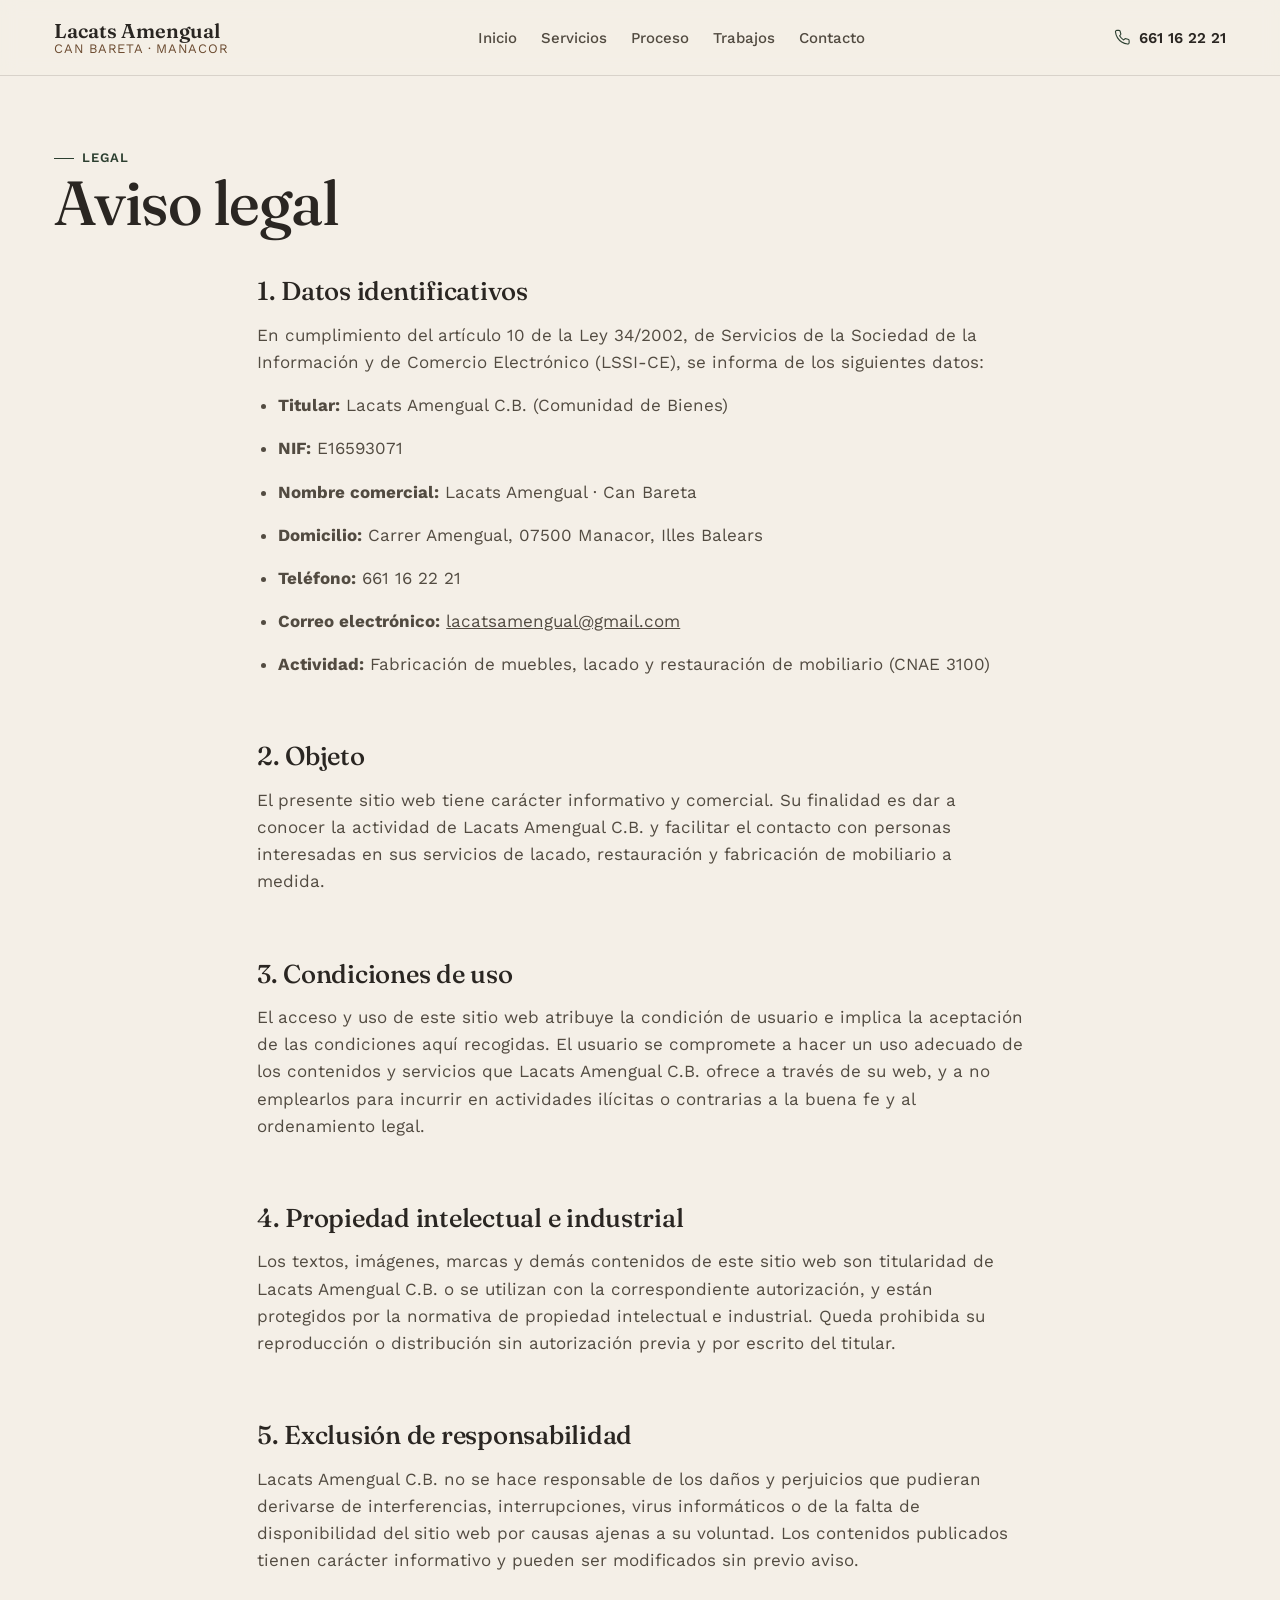
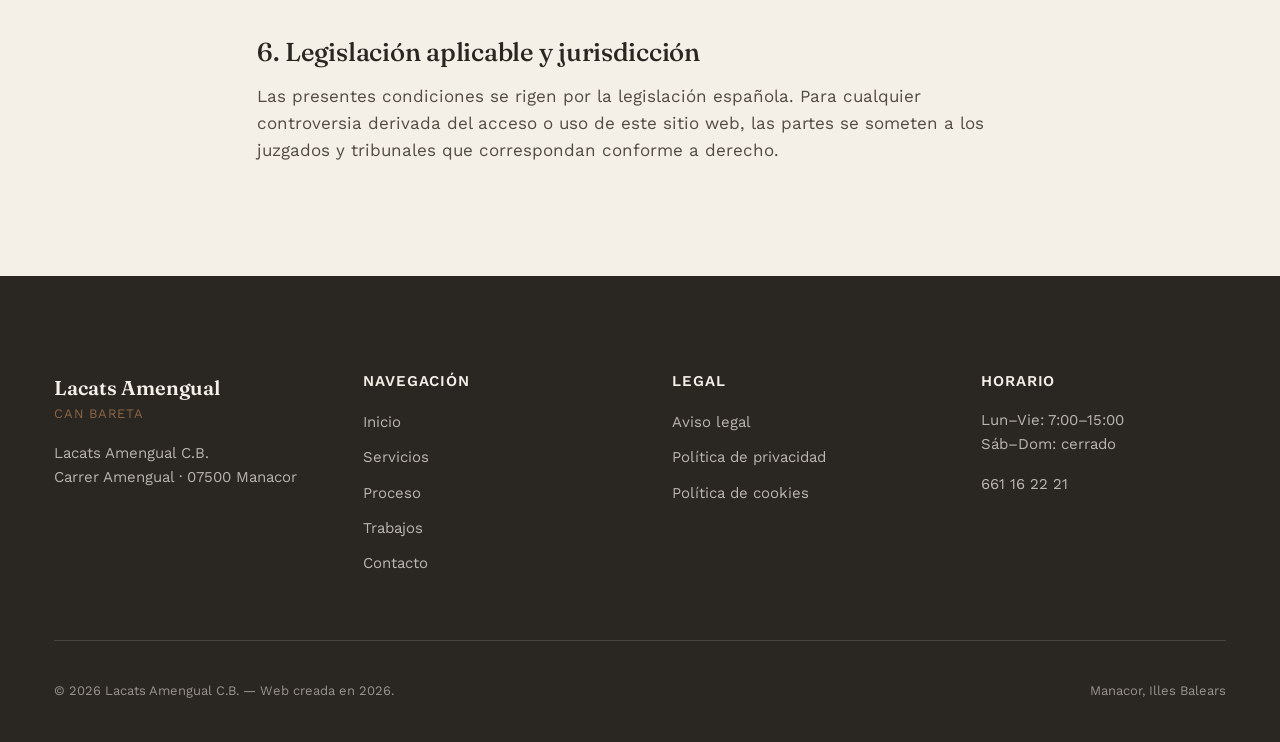
<file: aviso-legal.html>
<!doctype html>
<html lang="es">
<head>
<meta charset="UTF-8">
<meta name="viewport" content="width=device-width, initial-scale=1">
<title>Aviso legal | Lacats Amengual</title>
<meta name="description" content="Aviso legal de Lacats Amengual C.B. (Can Bareta), taller de lacado y restauración de mobiliario en Manacor.">
<link rel="canonical" href="https://www.lacatsamengual.es/aviso-legal.html">
<meta name="robots" content="noindex, follow">
<link rel="icon" href="/assets/favicon.svg" type="image/svg+xml">
<link rel="icon" href="/assets/favicon.ico" sizes="any">
<link rel="manifest" href="/site.webmanifest">
<meta name="theme-color" content="#3E5641">
<link rel="preconnect" href="https://fonts.googleapis.com">
<link rel="preconnect" href="https://fonts.gstatic.com" crossorigin>
<link rel="preload" as="style" href="https://fonts.googleapis.com/css2?family=Fraunces:ital,opsz,wght@0,9..144,400;0,9..144,500;0,9..144,600;1,9..144,500&family=Work+Sans:wght@400;500;600;700&display=swap">
<link rel="stylesheet" href="https://fonts.googleapis.com/css2?family=Fraunces:ital,opsz,wght@0,9..144,400;0,9..144,500;0,9..144,600;1,9..144,500&family=Work+Sans:wght@400;500;600;700&display=swap" media="print" onload="this.media='all'">
<noscript><link rel="stylesheet" href="https://fonts.googleapis.com/css2?family=Fraunces:ital,opsz,wght@0,9..144,400;0,9..144,500;0,9..144,600;1,9..144,500&family=Work+Sans:wght@400;500;600;700&display=swap"></noscript>
<link rel="stylesheet" href="styles.css">
</head>
<body>
<a class="skip-link" href="#contenido">Saltar al contenido</a>

<header class="site-header">
  <div class="wrap">
    <a class="brand" href="index.html">
      <span class="brand-name">Lacats Amengual</span>
      <span class="brand-sub">Can Bareta · Manacor</span>
    </a>
    <nav class="nav-primary" aria-label="Navegación principal">
      <ul class="nav-links">
        <li><a href="index.html#inicio">Inicio</a></li>
        <li><a href="index.html#servicios">Servicios</a></li>
        <li><a href="index.html#proceso">Proceso</a></li>
        <li><a href="index.html#trabajos">Trabajos</a></li>
        <li><a href="index.html#contacto">Contacto</a></li>
      </ul>
    </nav>
    <div class="header-actions">
      <a class="call-chip" href="tel:+34661162221" aria-label="Llamar al 661 16 22 21">
        <svg viewBox="0 0 24 24" fill="none" stroke="currentColor" stroke-width="1.6" stroke-linecap="round" stroke-linejoin="round" aria-hidden="true"><path d="M22 16.92v3a2 2 0 01-2.18 2 19.79 19.79 0 01-8.63-3.07 19.5 19.5 0 01-6-6 19.79 19.79 0 01-3.07-8.67A2 2 0 014.11 2h3a2 2 0 012 1.72c.13.96.36 1.9.7 2.81a2 2 0 01-.45 2.11L8.09 9.91a16 16 0 006 6l1.27-1.27a2 2 0 012.11-.45c.9.34 1.85.57 2.81.7A2 2 0 0122 16.92z"/></svg>
        661 16 22 21
      </a>
      <button class="nav-toggle" type="button" aria-expanded="false" aria-controls="nav-mobile" aria-label="Abrir menú">
        <svg class="icon-open" viewBox="0 0 24 24" fill="none" stroke="currentColor" stroke-width="1.6" stroke-linecap="round" aria-hidden="true"><line x1="3" y1="6" x2="21" y2="6"/><line x1="3" y1="12" x2="21" y2="12"/><line x1="3" y1="18" x2="21" y2="18"/></svg>
        <svg class="icon-close" viewBox="0 0 24 24" fill="none" stroke="currentColor" stroke-width="1.6" stroke-linecap="round" aria-hidden="true"><line x1="6" y1="6" x2="18" y2="18"/><line x1="18" y1="6" x2="6" y2="18"/></svg>
      </button>
    </div>
  </div>
</header>

<nav id="nav-mobile" class="nav-mobile" aria-label="Navegación móvil">
  <a href="index.html#inicio">Inicio</a>
  <a href="index.html#servicios">Servicios</a>
  <a href="index.html#proceso">Proceso</a>
  <a href="index.html#trabajos">Trabajos</a>
  <a href="index.html#contacto">Contacto</a>
  <a class="btn btn-primary" href="tel:+34661162221">Llamar 661 16 22 21</a>
</nav>

<main id="contenido">
  <div class="wrap legal-hero">
    <span class="eyebrow">Legal</span>
    <h1>Aviso legal</h1>
  </div>

  <div class="wrap section legal-content" style="padding-top:0">
    <h2>1. Datos identificativos</h2>
    <p>En cumplimiento del artículo 10 de la Ley 34/2002, de Servicios de la Sociedad de la Información y de Comercio Electrónico (LSSI-CE), se informa de los siguientes datos:</p>
    <ul>
      <li><strong>Titular:</strong> Lacats Amengual C.B. (Comunidad de Bienes)</li>
      <li><strong>NIF:</strong> E16593071</li>
      <li><strong>Nombre comercial:</strong> Lacats Amengual · Can Bareta</li>
      <li><strong>Domicilio:</strong> Carrer Amengual, 07500 Manacor, Illes Balears</li>
      <li><strong>Teléfono:</strong> 661 16 22 21</li>
      <li><strong>Correo electrónico:</strong> <a href="mailto:lacatsamengual@gmail.com">lacatsamengual@gmail.com</a></li>
      <li><strong>Actividad:</strong> Fabricación de muebles, lacado y restauración de mobiliario (CNAE 3100)</li>
    </ul>

    <h2>2. Objeto</h2>
    <p>El presente sitio web tiene carácter informativo y comercial. Su finalidad es dar a conocer la actividad de Lacats Amengual C.B. y facilitar el contacto con personas interesadas en sus servicios de lacado, restauración y fabricación de mobiliario a medida.</p>

    <h2>3. Condiciones de uso</h2>
    <p>El acceso y uso de este sitio web atribuye la condición de usuario e implica la aceptación de las condiciones aquí recogidas. El usuario se compromete a hacer un uso adecuado de los contenidos y servicios que Lacats Amengual C.B. ofrece a través de su web, y a no emplearlos para incurrir en actividades ilícitas o contrarias a la buena fe y al ordenamiento legal.</p>

    <h2>4. Propiedad intelectual e industrial</h2>
    <p>Los textos, imágenes, marcas y demás contenidos de este sitio web son titularidad de Lacats Amengual C.B. o se utilizan con la correspondiente autorización, y están protegidos por la normativa de propiedad intelectual e industrial. Queda prohibida su reproducción o distribución sin autorización previa y por escrito del titular.</p>

    <h2>5. Exclusión de responsabilidad</h2>
    <p>Lacats Amengual C.B. no se hace responsable de los daños y perjuicios que pudieran derivarse de interferencias, interrupciones, virus informáticos o de la falta de disponibilidad del sitio web por causas ajenas a su voluntad. Los contenidos publicados tienen carácter informativo y pueden ser modificados sin previo aviso.</p>

    <h2>6. Legislación aplicable y jurisdicción</h2>
    <p>Las presentes condiciones se rigen por la legislación española. Para cualquier controversia derivada del acceso o uso de este sitio web, las partes se someten a los juzgados y tribunales que correspondan conforme a derecho.</p>
  </div>
</main>

<footer class="site-footer">
  <div class="wrap">
    <div class="footer-grid">
      <div class="footer-brand">
        <span class="brand-name">Lacats Amengual</span>
        <span class="brand-sub">Can Bareta</span>
        <p>Lacats Amengual C.B.<br>Carrer Amengual · 07500 Manacor</p>
      </div>
      <div class="footer-col">
        <h4>Navegación</h4>
        <ul>
          <li><a href="index.html#inicio">Inicio</a></li>
          <li><a href="index.html#servicios">Servicios</a></li>
          <li><a href="index.html#proceso">Proceso</a></li>
          <li><a href="index.html#trabajos">Trabajos</a></li>
          <li><a href="index.html#contacto">Contacto</a></li>
        </ul>
      </div>
      <div class="footer-col">
        <h4>Legal</h4>
        <ul>
          <li><a href="aviso-legal.html">Aviso legal</a></li>
          <li><a href="politica-privacidad.html">Política de privacidad</a></li>
          <li><a href="politica-cookies.html">Política de cookies</a></li>
        </ul>
      </div>
      <div class="footer-col">
        <h4>Horario</h4>
        <p>Lun–Vie: 7:00–15:00<br>Sáb–Dom: cerrado</p>
        <p style="margin-top: var(--space-sm)"><a href="tel:+34661162221">661 16 22 21</a></p>
      </div>
    </div>
    <div class="footer-bottom">
      <span>© 2026 Lacats Amengual C.B. — Web creada en 2026.</span>
      <span>Manacor, Illes Balears</span>
    </div>
  </div>
</footer>

<a class="call-fab" href="tel:+34661162221" aria-label="Llamar a Lacats Amengual, 661 16 22 21">
  <svg viewBox="0 0 24 24" fill="none" stroke="currentColor" stroke-width="1.8" stroke-linecap="round" stroke-linejoin="round" aria-hidden="true"><path d="M22 16.92v3a2 2 0 01-2.18 2 19.79 19.79 0 01-8.63-3.07 19.5 19.5 0 01-6-6 19.79 19.79 0 01-3.07-8.67A2 2 0 014.11 2h3a2 2 0 012 1.72c.13.96.36 1.9.7 2.81a2 2 0 01-.45 2.11L8.09 9.91a16 16 0 006 6l1.27-1.27a2 2 0 012.11-.45c.9.34 1.85.57 2.81.7A2 2 0 0122 16.92z"/></svg>
</a>

<script src="main.js"></script>
</body>
</html>
</file>
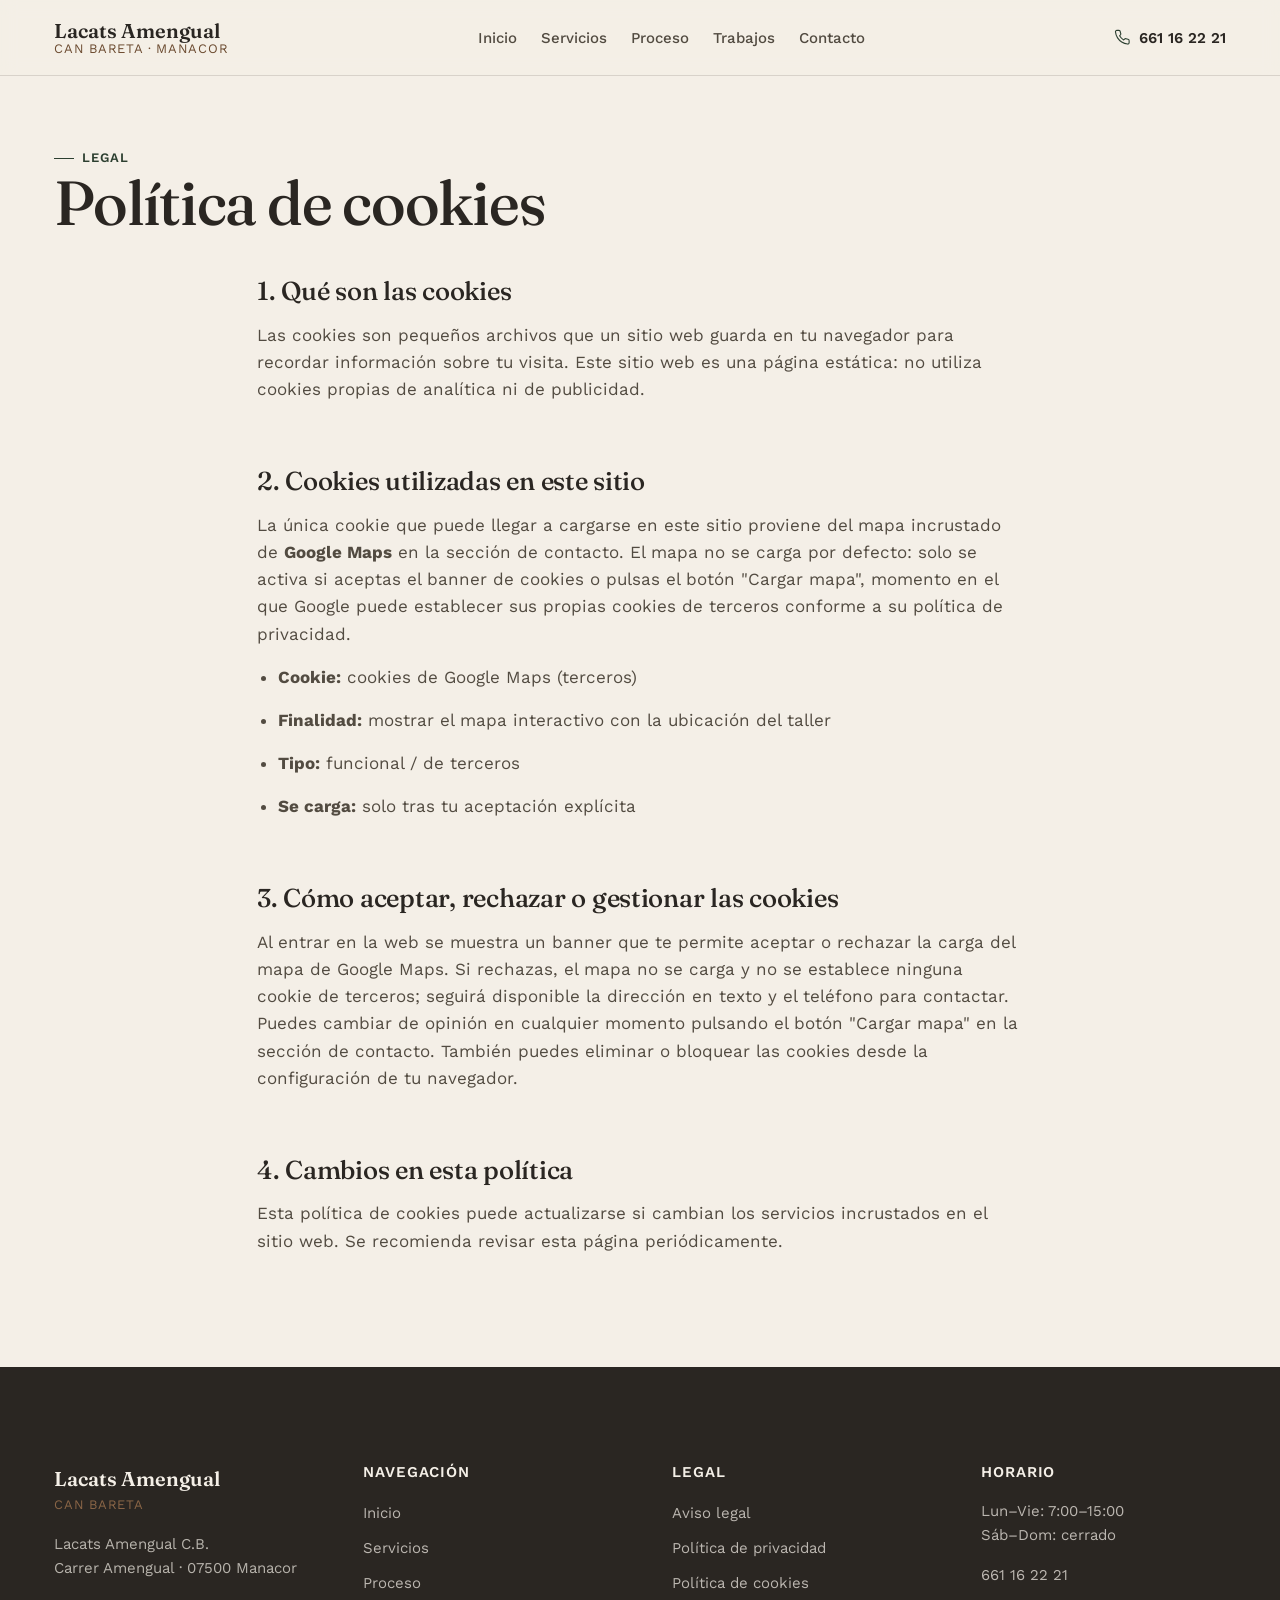
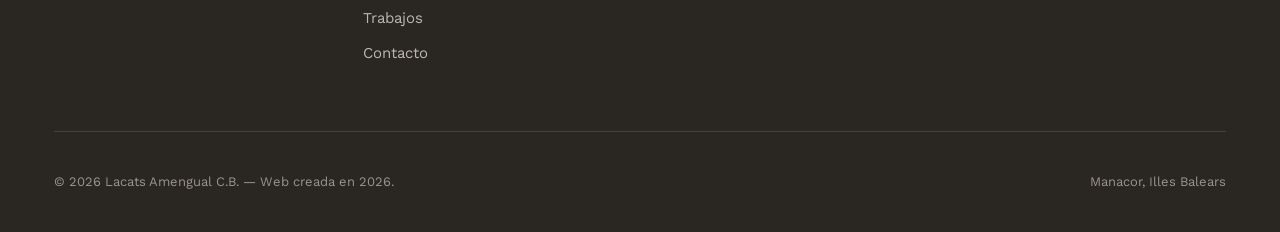
<file: politica-cookies.html>
<!doctype html>
<html lang="es">
<head>
<meta charset="UTF-8">
<meta name="viewport" content="width=device-width, initial-scale=1">
<title>Política de cookies | Lacats Amengual</title>
<meta name="description" content="Política de cookies de Lacats Amengual C.B. (Can Bareta), taller de lacado y restauración de mobiliario en Manacor.">
<link rel="canonical" href="https://www.lacatsamengual.es/politica-cookies.html">
<meta name="robots" content="noindex, follow">
<link rel="icon" href="/assets/favicon.svg" type="image/svg+xml">
<link rel="icon" href="/assets/favicon.ico" sizes="any">
<link rel="manifest" href="/site.webmanifest">
<meta name="theme-color" content="#3E5641">
<link rel="preconnect" href="https://fonts.googleapis.com">
<link rel="preconnect" href="https://fonts.gstatic.com" crossorigin>
<link rel="preload" as="style" href="https://fonts.googleapis.com/css2?family=Fraunces:ital,opsz,wght@0,9..144,400;0,9..144,500;0,9..144,600;1,9..144,500&family=Work+Sans:wght@400;500;600;700&display=swap">
<link rel="stylesheet" href="https://fonts.googleapis.com/css2?family=Fraunces:ital,opsz,wght@0,9..144,400;0,9..144,500;0,9..144,600;1,9..144,500&family=Work+Sans:wght@400;500;600;700&display=swap" media="print" onload="this.media='all'">
<noscript><link rel="stylesheet" href="https://fonts.googleapis.com/css2?family=Fraunces:ital,opsz,wght@0,9..144,400;0,9..144,500;0,9..144,600;1,9..144,500&family=Work+Sans:wght@400;500;600;700&display=swap"></noscript>
<link rel="stylesheet" href="styles.css">
</head>
<body>
<a class="skip-link" href="#contenido">Saltar al contenido</a>

<header class="site-header">
  <div class="wrap">
    <a class="brand" href="index.html">
      <span class="brand-name">Lacats Amengual</span>
      <span class="brand-sub">Can Bareta · Manacor</span>
    </a>
    <nav class="nav-primary" aria-label="Navegación principal">
      <ul class="nav-links">
        <li><a href="index.html#inicio">Inicio</a></li>
        <li><a href="index.html#servicios">Servicios</a></li>
        <li><a href="index.html#proceso">Proceso</a></li>
        <li><a href="index.html#trabajos">Trabajos</a></li>
        <li><a href="index.html#contacto">Contacto</a></li>
      </ul>
    </nav>
    <div class="header-actions">
      <a class="call-chip" href="tel:+34661162221" aria-label="Llamar al 661 16 22 21">
        <svg viewBox="0 0 24 24" fill="none" stroke="currentColor" stroke-width="1.6" stroke-linecap="round" stroke-linejoin="round" aria-hidden="true"><path d="M22 16.92v3a2 2 0 01-2.18 2 19.79 19.79 0 01-8.63-3.07 19.5 19.5 0 01-6-6 19.79 19.79 0 01-3.07-8.67A2 2 0 014.11 2h3a2 2 0 012 1.72c.13.96.36 1.9.7 2.81a2 2 0 01-.45 2.11L8.09 9.91a16 16 0 006 6l1.27-1.27a2 2 0 012.11-.45c.9.34 1.85.57 2.81.7A2 2 0 0122 16.92z"/></svg>
        661 16 22 21
      </a>
      <button class="nav-toggle" type="button" aria-expanded="false" aria-controls="nav-mobile" aria-label="Abrir menú">
        <svg class="icon-open" viewBox="0 0 24 24" fill="none" stroke="currentColor" stroke-width="1.6" stroke-linecap="round" aria-hidden="true"><line x1="3" y1="6" x2="21" y2="6"/><line x1="3" y1="12" x2="21" y2="12"/><line x1="3" y1="18" x2="21" y2="18"/></svg>
        <svg class="icon-close" viewBox="0 0 24 24" fill="none" stroke="currentColor" stroke-width="1.6" stroke-linecap="round" aria-hidden="true"><line x1="6" y1="6" x2="18" y2="18"/><line x1="18" y1="6" x2="6" y2="18"/></svg>
      </button>
    </div>
  </div>
</header>

<nav id="nav-mobile" class="nav-mobile" aria-label="Navegación móvil">
  <a href="index.html#inicio">Inicio</a>
  <a href="index.html#servicios">Servicios</a>
  <a href="index.html#proceso">Proceso</a>
  <a href="index.html#trabajos">Trabajos</a>
  <a href="index.html#contacto">Contacto</a>
  <a class="btn btn-primary" href="tel:+34661162221">Llamar 661 16 22 21</a>
</nav>

<main id="contenido">
  <div class="wrap legal-hero">
    <span class="eyebrow">Legal</span>
    <h1>Política de cookies</h1>
  </div>

  <div class="wrap section legal-content" style="padding-top:0">
    <h2>1. Qué son las cookies</h2>
    <p>Las cookies son pequeños archivos que un sitio web guarda en tu navegador para recordar información sobre tu visita. Este sitio web es una página estática: no utiliza cookies propias de analítica ni de publicidad.</p>

    <h2>2. Cookies utilizadas en este sitio</h2>
    <p>La única cookie que puede llegar a cargarse en este sitio proviene del mapa incrustado de <strong>Google Maps</strong> en la sección de contacto. El mapa no se carga por defecto: solo se activa si aceptas el banner de cookies o pulsas el botón "Cargar mapa", momento en el que Google puede establecer sus propias cookies de terceros conforme a su política de privacidad.</p>
    <ul>
      <li><strong>Cookie:</strong> cookies de Google Maps (terceros)</li>
      <li><strong>Finalidad:</strong> mostrar el mapa interactivo con la ubicación del taller</li>
      <li><strong>Tipo:</strong> funcional / de terceros</li>
      <li><strong>Se carga:</strong> solo tras tu aceptación explícita</li>
    </ul>

    <h2>3. Cómo aceptar, rechazar o gestionar las cookies</h2>
    <p>Al entrar en la web se muestra un banner que te permite aceptar o rechazar la carga del mapa de Google Maps. Si rechazas, el mapa no se carga y no se establece ninguna cookie de terceros; seguirá disponible la dirección en texto y el teléfono para contactar. Puedes cambiar de opinión en cualquier momento pulsando el botón "Cargar mapa" en la sección de contacto. También puedes eliminar o bloquear las cookies desde la configuración de tu navegador.</p>

    <h2>4. Cambios en esta política</h2>
    <p>Esta política de cookies puede actualizarse si cambian los servicios incrustados en el sitio web. Se recomienda revisar esta página periódicamente.</p>
  </div>
</main>

<footer class="site-footer">
  <div class="wrap">
    <div class="footer-grid">
      <div class="footer-brand">
        <span class="brand-name">Lacats Amengual</span>
        <span class="brand-sub">Can Bareta</span>
        <p>Lacats Amengual C.B.<br>Carrer Amengual · 07500 Manacor</p>
      </div>
      <div class="footer-col">
        <h4>Navegación</h4>
        <ul>
          <li><a href="index.html#inicio">Inicio</a></li>
          <li><a href="index.html#servicios">Servicios</a></li>
          <li><a href="index.html#proceso">Proceso</a></li>
          <li><a href="index.html#trabajos">Trabajos</a></li>
          <li><a href="index.html#contacto">Contacto</a></li>
        </ul>
      </div>
      <div class="footer-col">
        <h4>Legal</h4>
        <ul>
          <li><a href="aviso-legal.html">Aviso legal</a></li>
          <li><a href="politica-privacidad.html">Política de privacidad</a></li>
          <li><a href="politica-cookies.html">Política de cookies</a></li>
        </ul>
      </div>
      <div class="footer-col">
        <h4>Horario</h4>
        <p>Lun–Vie: 7:00–15:00<br>Sáb–Dom: cerrado</p>
        <p style="margin-top: var(--space-sm)"><a href="tel:+34661162221">661 16 22 21</a></p>
      </div>
    </div>
    <div class="footer-bottom">
      <span>© 2026 Lacats Amengual C.B. — Web creada en 2026.</span>
      <span>Manacor, Illes Balears</span>
    </div>
  </div>
</footer>

<a class="call-fab" href="tel:+34661162221" aria-label="Llamar a Lacats Amengual, 661 16 22 21">
  <svg viewBox="0 0 24 24" fill="none" stroke="currentColor" stroke-width="1.8" stroke-linecap="round" stroke-linejoin="round" aria-hidden="true"><path d="M22 16.92v3a2 2 0 01-2.18 2 19.79 19.79 0 01-8.63-3.07 19.5 19.5 0 01-6-6 19.79 19.79 0 01-3.07-8.67A2 2 0 014.11 2h3a2 2 0 012 1.72c.13.96.36 1.9.7 2.81a2 2 0 01-.45 2.11L8.09 9.91a16 16 0 006 6l1.27-1.27a2 2 0 012.11-.45c.9.34 1.85.57 2.81.7A2 2 0 0122 16.92z"/></svg>
</a>

<script src="main.js"></script>
</body>
</html>
</file>
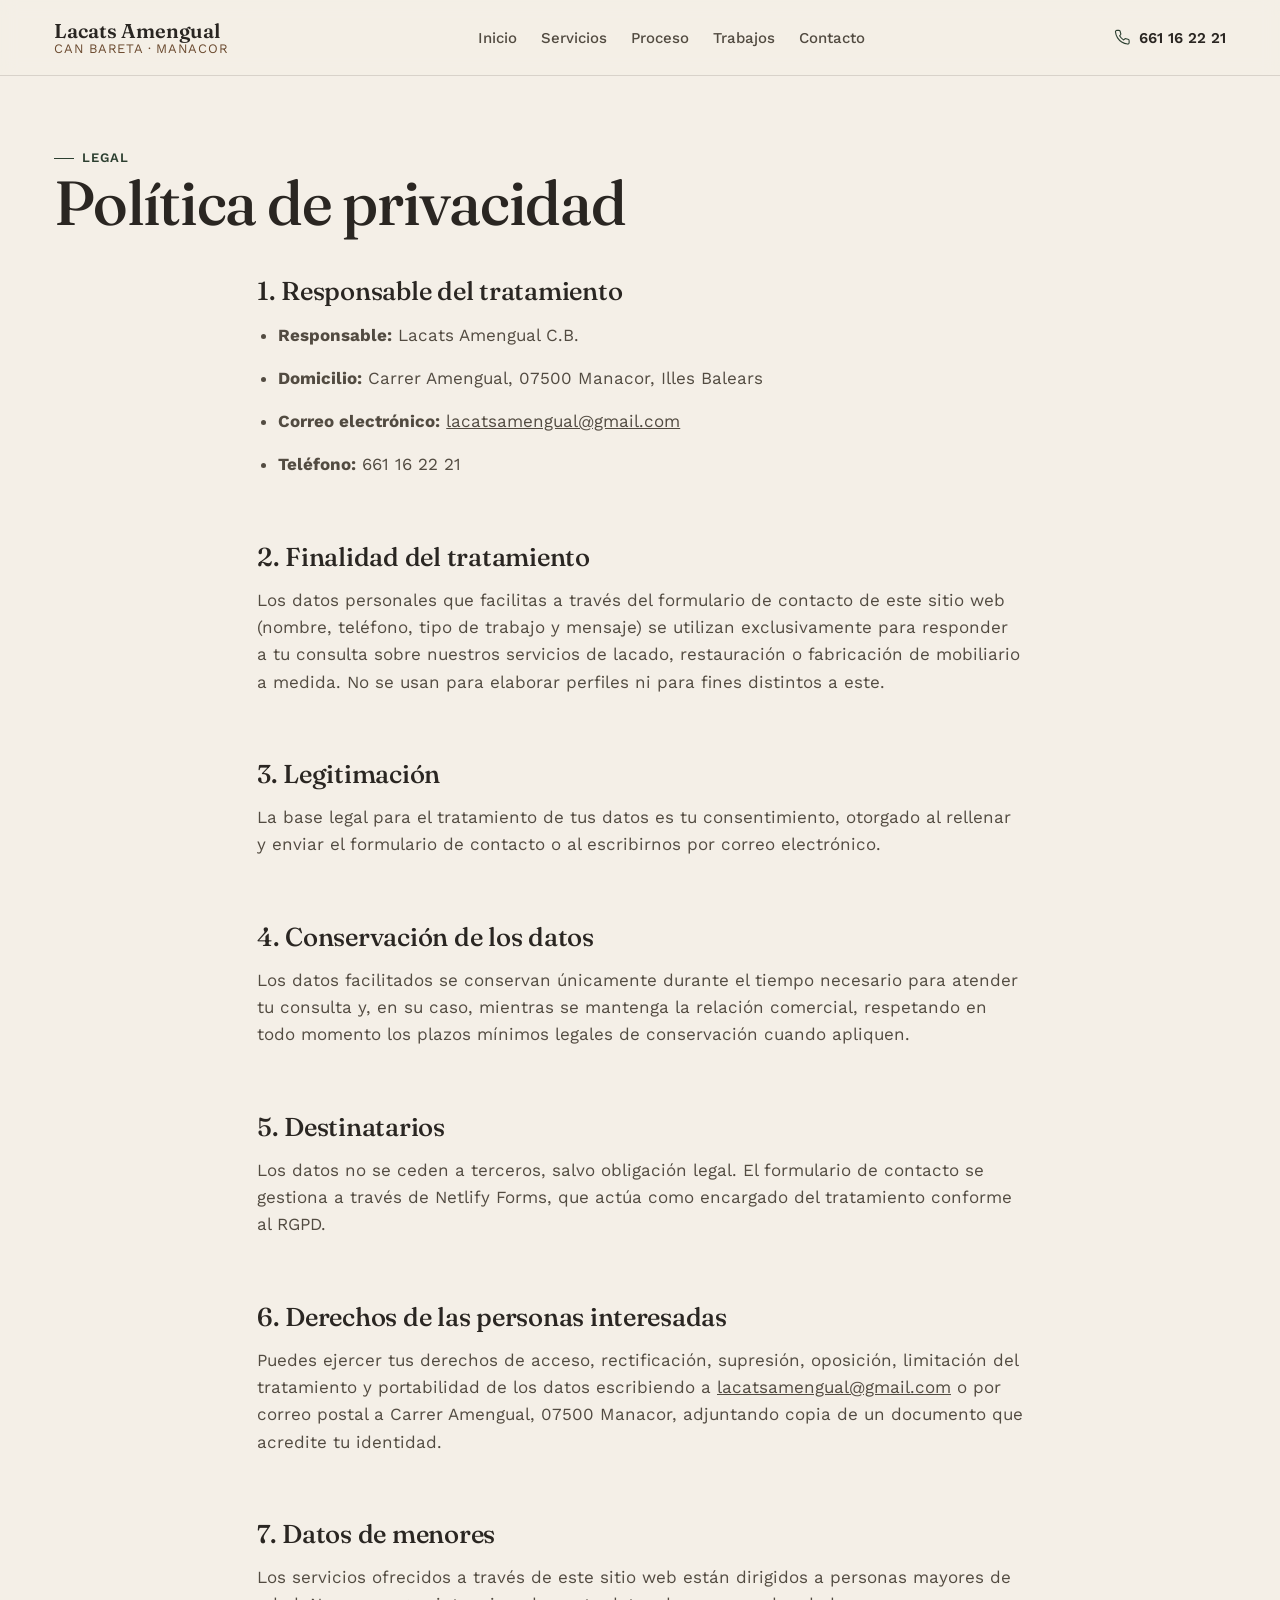
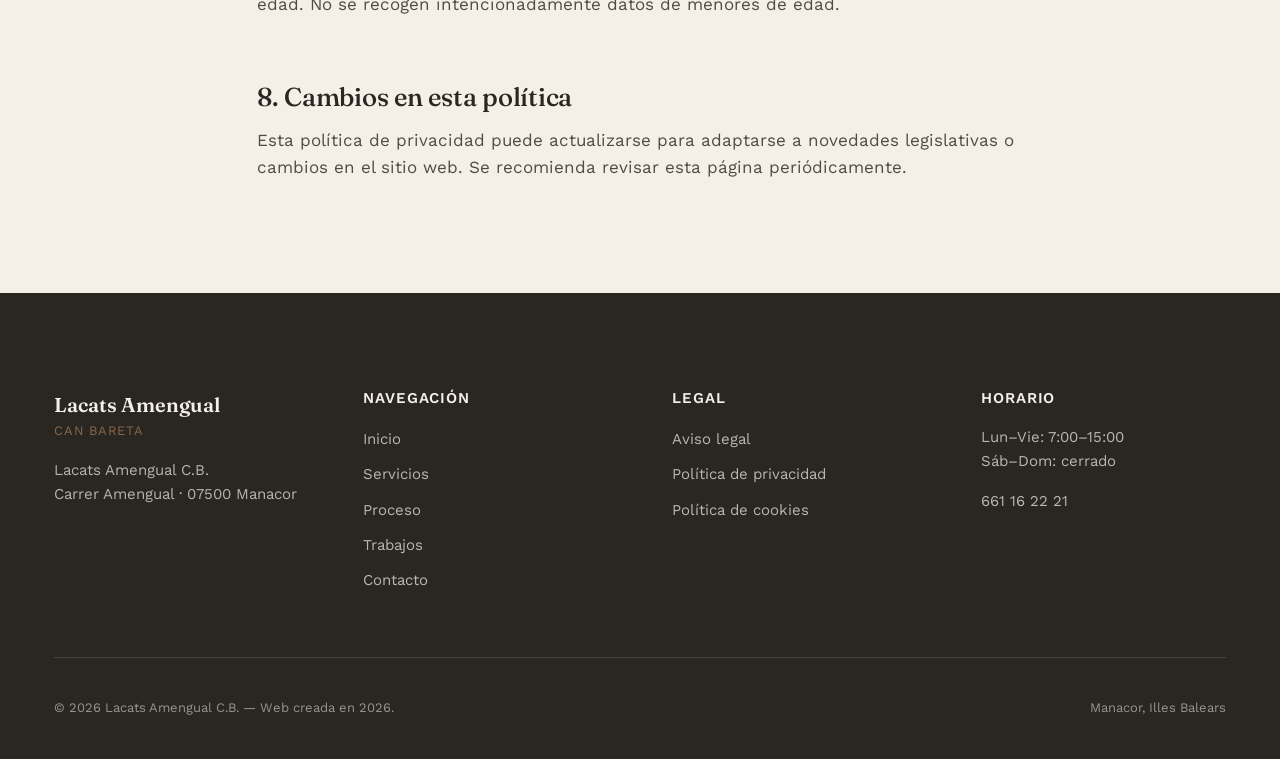
<file: politica-privacidad.html>
<!doctype html>
<html lang="es">
<head>
<meta charset="UTF-8">
<meta name="viewport" content="width=device-width, initial-scale=1">
<title>Política de privacidad | Lacats Amengual</title>
<meta name="description" content="Política de privacidad de Lacats Amengual C.B. (Can Bareta), taller de lacado y restauración de mobiliario en Manacor.">
<link rel="canonical" href="https://www.lacatsamengual.es/politica-privacidad.html">
<meta name="robots" content="noindex, follow">
<link rel="icon" href="/assets/favicon.svg" type="image/svg+xml">
<link rel="icon" href="/assets/favicon.ico" sizes="any">
<link rel="manifest" href="/site.webmanifest">
<meta name="theme-color" content="#3E5641">
<link rel="preconnect" href="https://fonts.googleapis.com">
<link rel="preconnect" href="https://fonts.gstatic.com" crossorigin>
<link rel="preload" as="style" href="https://fonts.googleapis.com/css2?family=Fraunces:ital,opsz,wght@0,9..144,400;0,9..144,500;0,9..144,600;1,9..144,500&family=Work+Sans:wght@400;500;600;700&display=swap">
<link rel="stylesheet" href="https://fonts.googleapis.com/css2?family=Fraunces:ital,opsz,wght@0,9..144,400;0,9..144,500;0,9..144,600;1,9..144,500&family=Work+Sans:wght@400;500;600;700&display=swap" media="print" onload="this.media='all'">
<noscript><link rel="stylesheet" href="https://fonts.googleapis.com/css2?family=Fraunces:ital,opsz,wght@0,9..144,400;0,9..144,500;0,9..144,600;1,9..144,500&family=Work+Sans:wght@400;500;600;700&display=swap"></noscript>
<link rel="stylesheet" href="styles.css">
</head>
<body>
<a class="skip-link" href="#contenido">Saltar al contenido</a>

<header class="site-header">
  <div class="wrap">
    <a class="brand" href="index.html">
      <span class="brand-name">Lacats Amengual</span>
      <span class="brand-sub">Can Bareta · Manacor</span>
    </a>
    <nav class="nav-primary" aria-label="Navegación principal">
      <ul class="nav-links">
        <li><a href="index.html#inicio">Inicio</a></li>
        <li><a href="index.html#servicios">Servicios</a></li>
        <li><a href="index.html#proceso">Proceso</a></li>
        <li><a href="index.html#trabajos">Trabajos</a></li>
        <li><a href="index.html#contacto">Contacto</a></li>
      </ul>
    </nav>
    <div class="header-actions">
      <a class="call-chip" href="tel:+34661162221" aria-label="Llamar al 661 16 22 21">
        <svg viewBox="0 0 24 24" fill="none" stroke="currentColor" stroke-width="1.6" stroke-linecap="round" stroke-linejoin="round" aria-hidden="true"><path d="M22 16.92v3a2 2 0 01-2.18 2 19.79 19.79 0 01-8.63-3.07 19.5 19.5 0 01-6-6 19.79 19.79 0 01-3.07-8.67A2 2 0 014.11 2h3a2 2 0 012 1.72c.13.96.36 1.9.7 2.81a2 2 0 01-.45 2.11L8.09 9.91a16 16 0 006 6l1.27-1.27a2 2 0 012.11-.45c.9.34 1.85.57 2.81.7A2 2 0 0122 16.92z"/></svg>
        661 16 22 21
      </a>
      <button class="nav-toggle" type="button" aria-expanded="false" aria-controls="nav-mobile" aria-label="Abrir menú">
        <svg class="icon-open" viewBox="0 0 24 24" fill="none" stroke="currentColor" stroke-width="1.6" stroke-linecap="round" aria-hidden="true"><line x1="3" y1="6" x2="21" y2="6"/><line x1="3" y1="12" x2="21" y2="12"/><line x1="3" y1="18" x2="21" y2="18"/></svg>
        <svg class="icon-close" viewBox="0 0 24 24" fill="none" stroke="currentColor" stroke-width="1.6" stroke-linecap="round" aria-hidden="true"><line x1="6" y1="6" x2="18" y2="18"/><line x1="18" y1="6" x2="6" y2="18"/></svg>
      </button>
    </div>
  </div>
</header>

<nav id="nav-mobile" class="nav-mobile" aria-label="Navegación móvil">
  <a href="index.html#inicio">Inicio</a>
  <a href="index.html#servicios">Servicios</a>
  <a href="index.html#proceso">Proceso</a>
  <a href="index.html#trabajos">Trabajos</a>
  <a href="index.html#contacto">Contacto</a>
  <a class="btn btn-primary" href="tel:+34661162221">Llamar 661 16 22 21</a>
</nav>

<main id="contenido">
  <div class="wrap legal-hero">
    <span class="eyebrow">Legal</span>
    <h1>Política de privacidad</h1>
  </div>

  <div class="wrap section legal-content" style="padding-top:0">
    <h2>1. Responsable del tratamiento</h2>
    <ul>
      <li><strong>Responsable:</strong> Lacats Amengual C.B.</li>
      <li><strong>Domicilio:</strong> Carrer Amengual, 07500 Manacor, Illes Balears</li>
      <li><strong>Correo electrónico:</strong> <a href="mailto:lacatsamengual@gmail.com">lacatsamengual@gmail.com</a></li>
      <li><strong>Teléfono:</strong> 661 16 22 21</li>
    </ul>

    <h2>2. Finalidad del tratamiento</h2>
    <p>Los datos personales que facilitas a través del formulario de contacto de este sitio web (nombre, teléfono, tipo de trabajo y mensaje) se utilizan exclusivamente para responder a tu consulta sobre nuestros servicios de lacado, restauración o fabricación de mobiliario a medida. No se usan para elaborar perfiles ni para fines distintos a este.</p>

    <h2>3. Legitimación</h2>
    <p>La base legal para el tratamiento de tus datos es tu consentimiento, otorgado al rellenar y enviar el formulario de contacto o al escribirnos por correo electrónico.</p>

    <h2>4. Conservación de los datos</h2>
    <p>Los datos facilitados se conservan únicamente durante el tiempo necesario para atender tu consulta y, en su caso, mientras se mantenga la relación comercial, respetando en todo momento los plazos mínimos legales de conservación cuando apliquen.</p>

    <h2>5. Destinatarios</h2>
    <p>Los datos no se ceden a terceros, salvo obligación legal. El formulario de contacto se gestiona a través de Netlify Forms, que actúa como encargado del tratamiento conforme al RGPD.</p>

    <h2>6. Derechos de las personas interesadas</h2>
    <p>Puedes ejercer tus derechos de acceso, rectificación, supresión, oposición, limitación del tratamiento y portabilidad de los datos escribiendo a <a href="mailto:lacatsamengual@gmail.com">lacatsamengual@gmail.com</a> o por correo postal a Carrer Amengual, 07500 Manacor, adjuntando copia de un documento que acredite tu identidad.</p>

    <h2>7. Datos de menores</h2>
    <p>Los servicios ofrecidos a través de este sitio web están dirigidos a personas mayores de edad. No se recogen intencionadamente datos de menores de edad.</p>

    <h2>8. Cambios en esta política</h2>
    <p>Esta política de privacidad puede actualizarse para adaptarse a novedades legislativas o cambios en el sitio web. Se recomienda revisar esta página periódicamente.</p>
  </div>
</main>

<footer class="site-footer">
  <div class="wrap">
    <div class="footer-grid">
      <div class="footer-brand">
        <span class="brand-name">Lacats Amengual</span>
        <span class="brand-sub">Can Bareta</span>
        <p>Lacats Amengual C.B.<br>Carrer Amengual · 07500 Manacor</p>
      </div>
      <div class="footer-col">
        <h4>Navegación</h4>
        <ul>
          <li><a href="index.html#inicio">Inicio</a></li>
          <li><a href="index.html#servicios">Servicios</a></li>
          <li><a href="index.html#proceso">Proceso</a></li>
          <li><a href="index.html#trabajos">Trabajos</a></li>
          <li><a href="index.html#contacto">Contacto</a></li>
        </ul>
      </div>
      <div class="footer-col">
        <h4>Legal</h4>
        <ul>
          <li><a href="aviso-legal.html">Aviso legal</a></li>
          <li><a href="politica-privacidad.html">Política de privacidad</a></li>
          <li><a href="politica-cookies.html">Política de cookies</a></li>
        </ul>
      </div>
      <div class="footer-col">
        <h4>Horario</h4>
        <p>Lun–Vie: 7:00–15:00<br>Sáb–Dom: cerrado</p>
        <p style="margin-top: var(--space-sm)"><a href="tel:+34661162221">661 16 22 21</a></p>
      </div>
    </div>
    <div class="footer-bottom">
      <span>© 2026 Lacats Amengual C.B. — Web creada en 2026.</span>
      <span>Manacor, Illes Balears</span>
    </div>
  </div>
</footer>

<a class="call-fab" href="tel:+34661162221" aria-label="Llamar a Lacats Amengual, 661 16 22 21">
  <svg viewBox="0 0 24 24" fill="none" stroke="currentColor" stroke-width="1.8" stroke-linecap="round" stroke-linejoin="round" aria-hidden="true"><path d="M22 16.92v3a2 2 0 01-2.18 2 19.79 19.79 0 01-8.63-3.07 19.5 19.5 0 01-6-6 19.79 19.79 0 01-3.07-8.67A2 2 0 014.11 2h3a2 2 0 012 1.72c.13.96.36 1.9.7 2.81a2 2 0 01-.45 2.11L8.09 9.91a16 16 0 006 6l1.27-1.27a2 2 0 012.11-.45c.9.34 1.85.57 2.81.7A2 2 0 0122 16.92z"/></svg>
</a>

<script src="main.js"></script>
</body>
</html>
</file>
<file: styles.css>
/* Lacats Amengual · Can Bareta — hoja de estilos única
   Tokens: color, tipografia, espaciado (escala 4pt), movimiento
   Las fuentes (Fraunces, Work Sans) se cargan desde el <head> de cada
   pagina de forma no bloqueante, no con @import (bloquearia el render). */

:root {
  /* Color */
  --color-cream: #F4EFE7;
  --color-cream-alt: #ECE3D2;
  --color-paper: #FFFFFF;
  --color-walnut: #6B4A2F;
  --color-walnut-dark: #4E3620;
  --color-walnut-light: #8B6647;
  --color-sage: #3E5641;
  --color-sage-dark: #2C3F30;
  --color-sage-light: #547059;
  --color-charcoal: #2A2622;
  --color-charcoal-soft: #524B41;
  --color-line: rgba(42, 38, 34, 0.14);
  --color-line-strong: rgba(42, 38, 34, 0.26);
  --color-focus: #1E5F74;

  /* Tipografia */
  --font-display: "Fraunces", "Iowan Old Style", Georgia, serif;
  --font-body: "Work Sans", -apple-system, BlinkMacSystemFont, "Segoe UI", sans-serif;

  --text-xs: clamp(0.75rem, 0.72rem + 0.12vw, 0.8125rem);
  --text-sm: clamp(0.875rem, 0.84rem + 0.14vw, 0.9375rem);
  --text-base: clamp(1rem, 0.96rem + 0.16vw, 1.0625rem);
  --text-lg: clamp(1.125rem, 1.07rem + 0.24vw, 1.25rem);
  --text-xl: clamp(1.375rem, 1.28rem + 0.42vw, 1.625rem);
  --text-2xl: clamp(1.75rem, 1.58rem + 0.72vw, 2.25rem);
  --text-3xl: clamp(2.1rem, 1.82rem + 1.2vw, 2.9rem);
  --text-display: clamp(2.6rem, 2.05rem + 2.3vw, 4.4rem);

  --leading-tight: 1.1;
  --leading-snug: 1.32;
  --leading-normal: 1.6;

  /* Espaciado — escala 4pt */
  --space-3xs: 0.25rem;
  --space-2xs: 0.5rem;
  --space-xs: 0.75rem;
  --space-sm: 1rem;
  --space-md: 1.5rem;
  --space-lg: 2.5rem;
  --space-xl: 4rem;
  --space-2xl: 6rem;
  --space-3xl: 8.5rem;

  /* Movimiento */
  --ease-out: cubic-bezier(0.16, 1, 0.3, 1);
  --ease-in-out: cubic-bezier(0.65, 0, 0.35, 1);
  --dur-fast: 150ms;
  --dur-base: 240ms;
  --dur-slow: 420ms;

  --radius-sm: 2px;
  --radius-md: 6px;
  --radius-full: 999px;

  --max-width: 1220px;
  --header-height: 76px;
}

/* Reset */
*, *::before, *::after { box-sizing: border-box; }
html { overflow-x: clip; }
body { overflow-x: clip; }
html { scroll-behavior: smooth; }
body {
  margin: 0;
  min-height: 100vh;
  background: var(--color-cream);
  color: var(--color-charcoal);
  font-family: var(--font-body);
  font-size: var(--text-base);
  line-height: var(--leading-normal);
  -webkit-font-smoothing: antialiased;
  text-rendering: optimizeLegibility;
}
img, svg { display: block; max-width: 100%; height: auto; }
a { color: inherit; }
ul, ol { margin: 0; padding: 0; list-style: none; }
h1, h2, h3, h4, p, figure { margin: 0; }
button { font: inherit; color: inherit; background: none; border: 0; cursor: pointer; }
input, textarea, select { font: inherit; color: inherit; }

@media (prefers-reduced-motion: reduce) {
  html { scroll-behavior: auto; }
  *, *::before, *::after {
    animation-duration: 0.01ms !important;
    animation-iteration-count: 1 !important;
    transition-duration: 0.01ms !important;
    scroll-behavior: auto !important;
  }
}

/* Tipografia base */
h1, h2, h3, h4 {
  font-family: var(--font-display);
  font-weight: 500;
  font-style: normal;
  letter-spacing: -0.01em;
  color: var(--color-charcoal);
  overflow-wrap: anywhere;
}
h1 { font-size: var(--text-display); line-height: var(--leading-tight); letter-spacing: -0.02em; }
h2 { font-size: var(--text-3xl); line-height: var(--leading-tight); }
h3 { font-size: var(--text-xl); line-height: var(--leading-snug); }
h4 { font-size: var(--text-lg); line-height: var(--leading-snug); font-weight: 600; font-family: var(--font-body); }

.eyebrow {
  display: inline-flex;
  align-items: center;
  gap: var(--space-2xs);
  font-family: var(--font-body);
  font-size: var(--text-xs);
  font-weight: 600;
  letter-spacing: 0.08em;
  text-transform: uppercase;
  color: var(--color-sage-dark);
}
.eyebrow::before {
  content: "";
  width: 1.25rem;
  height: 1px;
  background: currentColor;
}

.lede {
  font-size: var(--text-lg);
  color: var(--color-charcoal-soft);
  max-width: 46ch;
}

/* Utilidades de layout */
.wrap {
  width: 100%;
  max-width: var(--max-width);
  margin-inline: auto;
  padding-inline: var(--space-md);
}
.section { padding-block: var(--space-2xl); }
.section--alt { background: var(--color-cream-alt); }
.section-head {
  display: flex;
  flex-direction: column;
  gap: var(--space-xs);
  max-width: 60ch;
  margin-bottom: var(--space-xl);
}
.hr-line { border: 0; border-top: 1px solid var(--color-line); margin: 0; }

.skip-link {
  position: absolute;
  left: var(--space-sm);
  top: -3rem;
  background: var(--color-charcoal);
  color: var(--color-cream);
  padding: var(--space-2xs) var(--space-sm);
  border-radius: var(--radius-sm);
  z-index: 200;
  transition: top var(--dur-base) var(--ease-out);
}
.skip-link:focus { top: var(--space-sm); }

:focus-visible {
  outline: 2px solid var(--color-focus);
  outline-offset: 2px;
}

/* Botones */
.btn {
  display: inline-flex;
  align-items: center;
  justify-content: center;
  gap: var(--space-2xs);
  padding: 0.9rem 1.5rem;
  border-radius: var(--radius-sm);
  font-weight: 600;
  font-size: var(--text-sm);
  letter-spacing: 0.01em;
  white-space: nowrap;
  text-decoration: none;
  border: 1px solid transparent;
  transition: background var(--dur-base) var(--ease-out), color var(--dur-base) var(--ease-out),
    border-color var(--dur-base) var(--ease-out), transform var(--dur-fast) var(--ease-out);
}
.btn:active { transform: translateY(1px); }
.btn-primary { background: var(--color-sage); color: var(--color-cream); }
.btn-primary:hover { background: var(--color-sage-dark); }
.btn-outline { background: transparent; color: var(--color-charcoal); border-color: var(--color-line-strong); }
.btn-outline:hover { border-color: var(--color-charcoal); background: rgba(42,38,34,0.04); }
.btn-ghost { background: transparent; color: var(--color-walnut-dark); padding-inline: 0.25rem; }
.btn-ghost:hover { color: var(--color-sage-dark); }
.btn svg { width: 1.05em; height: 1.05em; flex: none; }

/* Cabecera */
.site-header {
  position: fixed;
  top: 0; left: 0; right: 0;
  z-index: 100;
  height: var(--header-height);
  display: flex;
  align-items: center;
  background: rgba(244, 239, 231, 0.92);
  backdrop-filter: blur(8px);
  border-bottom: 1px solid var(--color-line);
}
.site-header .wrap {
  display: flex;
  align-items: center;
  justify-content: space-between;
  gap: var(--space-md);
}
.brand {
  display: flex;
  flex-direction: column;
  line-height: 1.15;
  text-decoration: none;
}
.brand-name { font-family: var(--font-display); font-weight: 600; font-size: var(--text-lg); color: var(--color-charcoal); }
.brand-sub { font-size: var(--text-xs); letter-spacing: 0.06em; text-transform: uppercase; color: var(--color-walnut); }

.nav-primary { display: flex; align-items: center; gap: var(--space-lg); }
.nav-links { display: flex; gap: var(--space-md); }
.nav-links a {
  text-decoration: none;
  font-size: var(--text-sm);
  font-weight: 500;
  color: var(--color-charcoal-soft);
  padding-block: var(--space-3xs);
  border-bottom: 1px solid transparent;
  transition: color var(--dur-base) var(--ease-out), border-color var(--dur-base) var(--ease-out);
}
.nav-links a:hover, .nav-links a.is-active { color: var(--color-charcoal); border-color: var(--color-sage); }

.header-actions { display: flex; align-items: center; gap: var(--space-sm); }
.call-chip {
  display: inline-flex;
  align-items: center;
  gap: var(--space-2xs);
  font-weight: 600;
  font-size: var(--text-sm);
  text-decoration: none;
  color: var(--color-charcoal);
}
.call-chip svg { width: 1.1em; height: 1.1em; color: var(--color-sage-dark); }

.nav-toggle {
  display: none;
  width: 44px; height: 44px;
  align-items: center;
  justify-content: center;
  border-radius: var(--radius-sm);
}
.nav-toggle svg { width: 22px; height: 22px; }
.nav-toggle .icon-close { display: none; }
.nav-toggle[aria-expanded="true"] .icon-open { display: none; }
.nav-toggle[aria-expanded="true"] .icon-close { display: block; }

/* Hero */
.hero {
  position: relative;
  isolation: isolate;
  overflow: hidden;
  min-height: 640px;
  padding-top: calc(var(--header-height) + var(--space-2xl));
  padding-bottom: var(--space-2xl);
  display: flex;
  flex-direction: column;
  justify-content: center;
}
.hero-bg { position: absolute; inset: 0; z-index: -1; }
.hero-bg img { width: 100%; height: 100%; object-fit: cover; object-position: 68% 55%; }
.hero-scrim {
  position: absolute;
  inset: 0;
  background:
    linear-gradient(100deg, rgba(20,17,14,0.9) 0%, rgba(20,17,14,0.68) 34%, rgba(20,17,14,0.32) 58%, rgba(20,17,14,0.12) 78%),
    linear-gradient(to top, rgba(20,17,14,0.55) 0%, rgba(20,17,14,0) 36%);
}
.hero-inner { position: relative; }
.hero-copy { display: flex; flex-direction: column; gap: var(--space-md); max-width: 640px; }
.hero-title { font-size: var(--text-display); color: var(--color-cream); }
.hero-copy .eyebrow { color: var(--color-cream); }
.hero-copy .eyebrow::before { background: var(--color-cream); }
.hero-copy .lede { color: rgba(244,239,231,0.86); }
.hero-actions { display: flex; flex-wrap: wrap; gap: var(--space-sm); margin-top: var(--space-xs); }
.hero .btn-outline { color: var(--color-cream); border-color: rgba(244,239,231,0.5); }
.hero .btn-outline:hover { border-color: var(--color-cream); background: rgba(244,239,231,0.12); }
.hero-meta {
  display: flex;
  flex-wrap: wrap;
  gap: var(--space-md);
  margin-top: var(--space-sm);
  padding-top: var(--space-sm);
  border-top: 1px solid rgba(244,239,231,0.28);
  font-size: var(--text-sm);
  color: rgba(244,239,231,0.8);
}
.hero-meta strong { color: var(--color-cream); font-weight: 600; }

.hero-badge-row {
  position: relative;
  display: flex;
  justify-content: flex-end;
  margin-top: var(--space-xl);
}
.hero-rating {
  background: rgba(255,255,255,0.94);
  backdrop-filter: blur(6px);
  border-radius: var(--radius-md);
  padding: var(--space-sm) var(--space-md);
  display: flex;
  align-items: center;
  gap: var(--space-xs);
  box-shadow: 0 12px 28px -14px rgba(20,17,14,0.55);
}
.hero-rating .stars { color: var(--color-walnut); font-size: var(--text-lg); letter-spacing: 0.05em; }
.hero-rating .rating-text { font-size: var(--text-xs); color: var(--color-charcoal-soft); }
.hero-rating .rating-text strong { color: var(--color-charcoal); font-family: var(--font-display); font-size: var(--text-base); }

/* Servicios */
.service-grid {
  display: grid;
  grid-template-columns: minmax(0, 1fr);
  border-top: 1px solid var(--color-line);
  border-left: 1px solid var(--color-line);
  border-radius: var(--radius-md);
  overflow: hidden;
}
@media (min-width: 640px) { .service-grid { grid-template-columns: repeat(2, minmax(0, 1fr)); } }
@media (min-width: 980px) { .service-grid { grid-template-columns: repeat(3, minmax(0, 1fr)); } }
.service-card {
  background: var(--color-paper);
  padding: var(--space-lg) var(--space-md);
  display: flex;
  flex-direction: column;
  gap: var(--space-sm);
  border-right: 1px solid var(--color-line);
  border-bottom: 1px solid var(--color-line);
  transition: background var(--dur-base) var(--ease-out);
}
.service-card:hover { background: var(--color-cream); }
.service-icon {
  width: 2.75rem; height: 2.75rem;
  display: flex; align-items: center; justify-content: center;
  border: 1px solid var(--color-line-strong);
  border-radius: var(--radius-full);
  color: var(--color-sage-dark);
}
.service-icon svg { width: 1.4rem; height: 1.4rem; }
.service-card p { color: var(--color-charcoal-soft); font-size: var(--text-sm); }

/* Diferenciales */
.diff-grid {
  display: grid;
  grid-template-columns: repeat(auto-fit, minmax(220px, 1fr));
  gap: var(--space-lg);
}
.diff-item { display: flex; flex-direction: column; gap: var(--space-2xs); border-top: 1px solid var(--color-line-strong); padding-top: var(--space-sm); }
.diff-figure { font-family: var(--font-display); font-size: var(--text-2xl); color: var(--color-walnut); }
.diff-item p { color: var(--color-charcoal-soft); font-size: var(--text-sm); }

/* Proceso */
.process-list { display: flex; flex-direction: column; }
.process-item {
  display: grid;
  grid-template-columns: 4.5rem 1fr;
  gap: var(--space-md);
  padding-block: var(--space-lg);
  border-top: 1px solid var(--color-line);
}
.process-item:last-child { border-bottom: 1px solid var(--color-line); }
.process-num { font-family: var(--font-display); font-size: var(--text-2xl); color: var(--color-sage); line-height: 1; }
.process-body h3 { margin-bottom: var(--space-2xs); }
.process-body p { color: var(--color-charcoal-soft); max-width: 60ch; }

/* Galeria */
.gallery-grid {
  display: grid;
  grid-template-columns: repeat(2, minmax(0, 1fr));
  gap: var(--space-sm);
}
@media (min-width: 1100px) { .gallery-grid { grid-template-columns: repeat(4, minmax(0, 1fr)); } }
.gallery-item {
  border: 0;
  padding: 0;
  border-radius: var(--radius-md);
  overflow: hidden;
  position: relative;
  aspect-ratio: 4 / 3;
  cursor: zoom-in;
}
.gallery-item img { width: 100%; height: 100%; object-fit: cover; transition: transform var(--dur-slow) var(--ease-out); }
.gallery-item:hover img, .gallery-item:focus-visible img { transform: scale(1.04); }
.gallery-caption {
  position: absolute; inset-inline: 0; bottom: 0;
  padding: var(--space-sm);
  font-size: var(--text-xs);
  color: #fff;
  background: linear-gradient(to top, rgba(20,18,15,0.72), transparent);
  text-align: left;
  opacity: 0;
  transform: translateY(6px);
  transition: opacity var(--dur-base) var(--ease-out), transform var(--dur-base) var(--ease-out);
}
.gallery-item:hover .gallery-caption, .gallery-item:focus-visible .gallery-caption { opacity: 1; transform: translateY(0); }

.lightbox {
  position: fixed; inset: 0; z-index: 300;
  background: rgba(20, 18, 15, 0.92);
  display: none;
  align-items: center;
  justify-content: center;
  padding: var(--space-md);
}
.lightbox.is-open { display: flex; }
.lightbox figure { max-width: min(90vw, 1100px); max-height: 82vh; margin: 0; }
.lightbox img { max-height: 82vh; width: auto; margin-inline: auto; border-radius: var(--radius-sm); }
.lightbox figcaption { color: var(--color-cream); text-align: center; margin-top: var(--space-sm); font-size: var(--text-sm); }
.lightbox-close {
  position: absolute; top: var(--space-md); right: var(--space-md);
  width: 44px; height: 44px;
  display: flex; align-items: center; justify-content: center;
  color: var(--color-cream);
  border: 1px solid rgba(244,239,231,0.3);
  border-radius: var(--radius-full);
}
.lightbox-close svg { width: 20px; height: 20px; }
.lightbox-nav {
  position: absolute; top: 50%; transform: translateY(-50%);
  width: 48px; height: 48px;
  display: flex; align-items: center; justify-content: center;
  color: var(--color-cream);
  border: 1px solid rgba(244,239,231,0.3);
  border-radius: var(--radius-full);
}
.lightbox-nav svg { width: 22px; height: 22px; }
.lightbox-prev { left: var(--space-md); }
.lightbox-next { right: var(--space-md); }

/* Testimonios */
.testimonial-head {
  display: flex;
  align-items: baseline;
  justify-content: space-between;
  flex-wrap: wrap;
  gap: var(--space-md);
  margin-bottom: var(--space-xl);
}
.rating-badge { display: flex; align-items: center; gap: var(--space-sm); }
.rating-badge .stars { color: var(--color-walnut); font-size: var(--text-xl); }
.rating-badge .rating-num { font-family: var(--font-display); font-size: var(--text-2xl); }
.testimonial-grid {
  display: grid;
  grid-template-columns: repeat(auto-fit, minmax(260px, 1fr));
  gap: var(--space-md);
}
.testimonial-card {
  background: var(--color-paper);
  border: 1px solid var(--color-line);
  border-radius: var(--radius-md);
  padding: var(--space-lg) var(--space-md);
  display: flex;
  flex-direction: column;
  gap: var(--space-sm);
}
.testimonial-card .stars { color: var(--color-walnut); font-size: var(--text-sm); letter-spacing: 0.1em; }
.testimonial-card blockquote { margin: 0; font-family: var(--font-display); font-size: var(--text-lg); line-height: var(--leading-snug); }
.testimonial-card cite { font-style: normal; font-size: var(--text-sm); color: var(--color-charcoal-soft); }

/* Zona de servicio */
.service-area { display: flex; flex-wrap: wrap; gap: var(--space-sm); }
.area-chip {
  border: 1px solid var(--color-line-strong);
  border-radius: var(--radius-full);
  padding: var(--space-2xs) var(--space-sm);
  font-size: var(--text-sm);
}
.area-chip.is-primary { background: var(--color-sage); color: var(--color-cream); border-color: var(--color-sage); font-weight: 600; }

/* Contacto */
.contact-grid {
  display: grid;
  grid-template-columns: minmax(0, 1fr);
  gap: var(--space-xl);
  min-width: 0;
}
@media (min-width: 900px) { .contact-grid { grid-template-columns: minmax(0, 0.9fr) minmax(0, 1.1fr); } }
.contact-info { display: flex; flex-direction: column; gap: var(--space-lg); min-width: 0; }
.contact-block h3 { margin-bottom: var(--space-2xs); }
.contact-block p, .contact-block a { color: var(--color-charcoal-soft); text-decoration: none; }
.contact-block .contact-phone { font-family: var(--font-display); font-size: var(--text-2xl); color: var(--color-charcoal); text-decoration: none; }
.contact-block .contact-phone:hover { color: var(--color-sage-dark); }
.hours-table { width: 100%; table-layout: fixed; border-collapse: collapse; font-size: var(--text-sm); }
.hours-table td { padding-block: var(--space-2xs); border-top: 1px solid var(--color-line); overflow-wrap: break-word; }
.hours-table td:last-child { text-align: right; color: var(--color-charcoal); font-weight: 500; }

.map-frame {
  border: 1px solid var(--color-line);
  border-radius: var(--radius-md);
  overflow: hidden;
  aspect-ratio: 16 / 10;
  position: relative;
  background: var(--color-cream-alt);
}
.map-frame iframe { width: 100%; height: 100%; border: 0; }
.map-consent {
  position: absolute; inset: 0;
  display: flex; flex-direction: column; align-items: center; justify-content: center;
  gap: var(--space-sm);
  text-align: center;
  padding: var(--space-md);
}
.map-consent p { font-size: var(--text-sm); color: var(--color-charcoal-soft); max-width: 40ch; }

.contact-form {
  background: var(--color-paper);
  border: 1px solid var(--color-line);
  border-radius: var(--radius-md);
  padding: var(--space-lg);
  display: flex;
  flex-direction: column;
  gap: var(--space-md);
  min-width: 0;
}
.form-row { display: flex; flex-direction: column; gap: var(--space-2xs); min-width: 0; }
.form-row label { font-size: var(--text-sm); font-weight: 600; }
.form-row .req { color: var(--color-sage-dark); font-weight: 400; }
.form-row input, .form-row select, .form-row textarea {
  width: 100%;
  border: 1px solid var(--color-line-strong);
  border-radius: var(--radius-sm);
  padding: 0.75rem 0.9rem;
  background: var(--color-cream);
  font-size: var(--text-base);
  transition: border-color var(--dur-base) var(--ease-out), background var(--dur-base) var(--ease-out);
}
.form-row input:hover, .form-row select:hover, .form-row textarea:hover { border-color: var(--color-charcoal-soft); }
.form-row input:focus-visible, .form-row select:focus-visible, .form-row textarea:focus-visible { background: var(--color-paper); }
.form-row textarea { resize: vertical; min-height: 7rem; }
.form-row.has-error input, .form-row.has-error select, .form-row.has-error textarea { border-color: #A23B2E; }
.field-error { display: none; font-size: var(--text-xs); color: #A23B2E; }
.form-row.has-error .field-error { display: block; }
/* Honeypot anti-spam: oculto sin desplazarlo fuera del documento (evita overflow horizontal en movil) */
.form-honeypot { position: absolute; width: 1px; height: 1px; padding: 0; margin: -1px; overflow: hidden; clip: rect(0, 0, 0, 0); white-space: nowrap; border: 0; }
.form-status { font-size: var(--text-sm); padding: var(--space-sm); border-radius: var(--radius-sm); display: none; }
.form-status.is-visible { display: block; }
.form-status.is-success { background: rgba(62,86,65,0.1); color: var(--color-sage-dark); }
.form-status.is-error { background: rgba(162,59,46,0.1); color: #A23B2E; }

/* Pie de pagina */
.site-footer { background: var(--color-charcoal); color: var(--color-cream); padding-block: var(--space-2xl) var(--space-lg); }
.footer-grid {
  display: grid;
  grid-template-columns: repeat(auto-fit, minmax(200px, 1fr));
  gap: var(--space-xl);
  padding-bottom: var(--space-xl);
  border-bottom: 1px solid rgba(244,239,231,0.14);
}
.footer-brand { display: flex; flex-direction: column; }
.footer-brand .brand-name { color: var(--color-cream); }
.footer-brand .brand-sub { color: var(--color-walnut-light); }
.footer-brand p { margin-top: var(--space-sm); color: rgba(244,239,231,0.7); font-size: var(--text-sm); max-width: 32ch; }
.footer-col h4 { color: var(--color-cream); font-family: var(--font-body); font-size: var(--text-sm); text-transform: uppercase; letter-spacing: 0.06em; margin-bottom: var(--space-sm); }
.footer-col ul { display: flex; flex-direction: column; gap: var(--space-2xs); }
.footer-col a, .footer-col p { color: rgba(244,239,231,0.72); text-decoration: none; font-size: var(--text-sm); }
.footer-col a:hover { color: var(--color-cream); }
.footer-bottom {
  padding-top: var(--space-lg);
  display: flex;
  flex-wrap: wrap;
  gap: var(--space-sm);
  justify-content: space-between;
  font-size: var(--text-xs);
  color: rgba(244,239,231,0.55);
}

/* Boton flotante de llamada (movil) */
.call-fab {
  position: fixed;
  right: var(--space-md);
  bottom: var(--space-md);
  z-index: 90;
  width: 56px; height: 56px;
  border-radius: var(--radius-full);
  background: var(--color-sage);
  color: var(--color-cream);
  display: none;
  align-items: center;
  justify-content: center;
  text-decoration: none;
  box-shadow: 0 14px 30px -12px rgba(42,38,34,0.55);
  transition: background var(--dur-base) var(--ease-out), transform var(--dur-fast) var(--ease-out);
}
.call-fab:hover { background: var(--color-sage-dark); }
.call-fab:active { transform: scale(0.96); }
.call-fab svg { width: 24px; height: 24px; }

/* Cookies */
.cookie-banner {
  position: fixed; inset-inline: 0; bottom: 0; z-index: 250;
  background: var(--color-charcoal);
  color: var(--color-cream);
  padding: var(--space-md);
  display: none;
}
.cookie-banner.is-visible { display: block; }
.cookie-banner .wrap { display: flex; flex-wrap: wrap; gap: var(--space-md); align-items: center; justify-content: space-between; max-width: var(--max-width); }
.cookie-banner p { font-size: var(--text-sm); color: rgba(244,239,231,0.85); max-width: 60ch; }
.cookie-banner a { color: var(--color-cream); text-decoration: underline; }
.cookie-actions { display: flex; gap: var(--space-sm); flex: none; }

/* Reveal on scroll */
.reveal { opacity: 0; transform: translateY(14px); transition: opacity var(--dur-slow) var(--ease-out), transform var(--dur-slow) var(--ease-out); }
.reveal.is-visible { opacity: 1; transform: translateY(0); }
@media (prefers-reduced-motion: reduce) {
  .reveal { opacity: 1; transform: none; transition: none; }
}

/* Menu movil */
.nav-mobile {
  position: fixed;
  top: var(--header-height); left: 0; right: 0; bottom: 0;
  background: var(--color-cream);
  z-index: 95;
  padding: var(--space-lg) var(--space-md);
  display: none;
  flex-direction: column;
  gap: var(--space-lg);
  overflow-y: auto;
}
.nav-mobile.is-open { display: flex; }
.nav-mobile a {
  font-family: var(--font-display);
  font-size: var(--text-2xl);
  text-decoration: none;
  color: var(--color-charcoal);
}
.nav-mobile .btn { align-self: flex-start; }

/* Paginas legales */
.legal-content { max-width: 74ch; }
.legal-content h2 { margin-top: var(--space-xl); margin-bottom: var(--space-sm); font-size: var(--text-xl); }
.legal-content h2:first-child { margin-top: 0; }
.legal-content p, .legal-content li { color: var(--color-charcoal-soft); margin-bottom: var(--space-sm); }
.legal-content ul { list-style: disc; padding-left: 1.25em; }
.legal-hero { padding-top: calc(var(--header-height) + var(--space-xl)); padding-bottom: var(--space-lg); }

/* Responsive */
@media (max-width: 979px) {
  .nav-links, .header-actions .call-chip { display: none; }
  .nav-toggle { display: flex; }
  .call-fab { display: flex; }
}
@media (max-width: 639px) {
  .hero {
    min-height: 0;
    padding-top: calc(var(--header-height) + var(--space-xl));
    padding-bottom: var(--space-lg);
  }
  .hero-bg img { object-position: 84% 30%; }
  .hero-scrim {
    background:
      linear-gradient(180deg, rgba(20,17,14,0.74) 0%, rgba(20,17,14,0.62) 28%, rgba(20,17,14,0.68) 58%, rgba(20,17,14,0.88) 100%),
      linear-gradient(90deg, rgba(20,17,14,0.55) 0%, rgba(20,17,14,0.1) 55%);
  }
  .hero-title { font-size: clamp(2.25rem, 8vw + 1rem, 3rem); }
  .hero-badge-row { justify-content: flex-start; margin-top: var(--space-lg); }
  .process-item { grid-template-columns: 1fr; gap: var(--space-2xs); }
  .lightbox-nav { width: 40px; height: 40px; }
  .contact-form { padding: var(--space-md); }
  .hours-table { font-size: var(--text-xs); }
  .map-frame { aspect-ratio: 4 / 3; }
}

/* Grid con imagenes: nunca 1fr sin minmax(0, ...) */
.gallery-grid, .service-grid { min-width: 0; }
</file>
